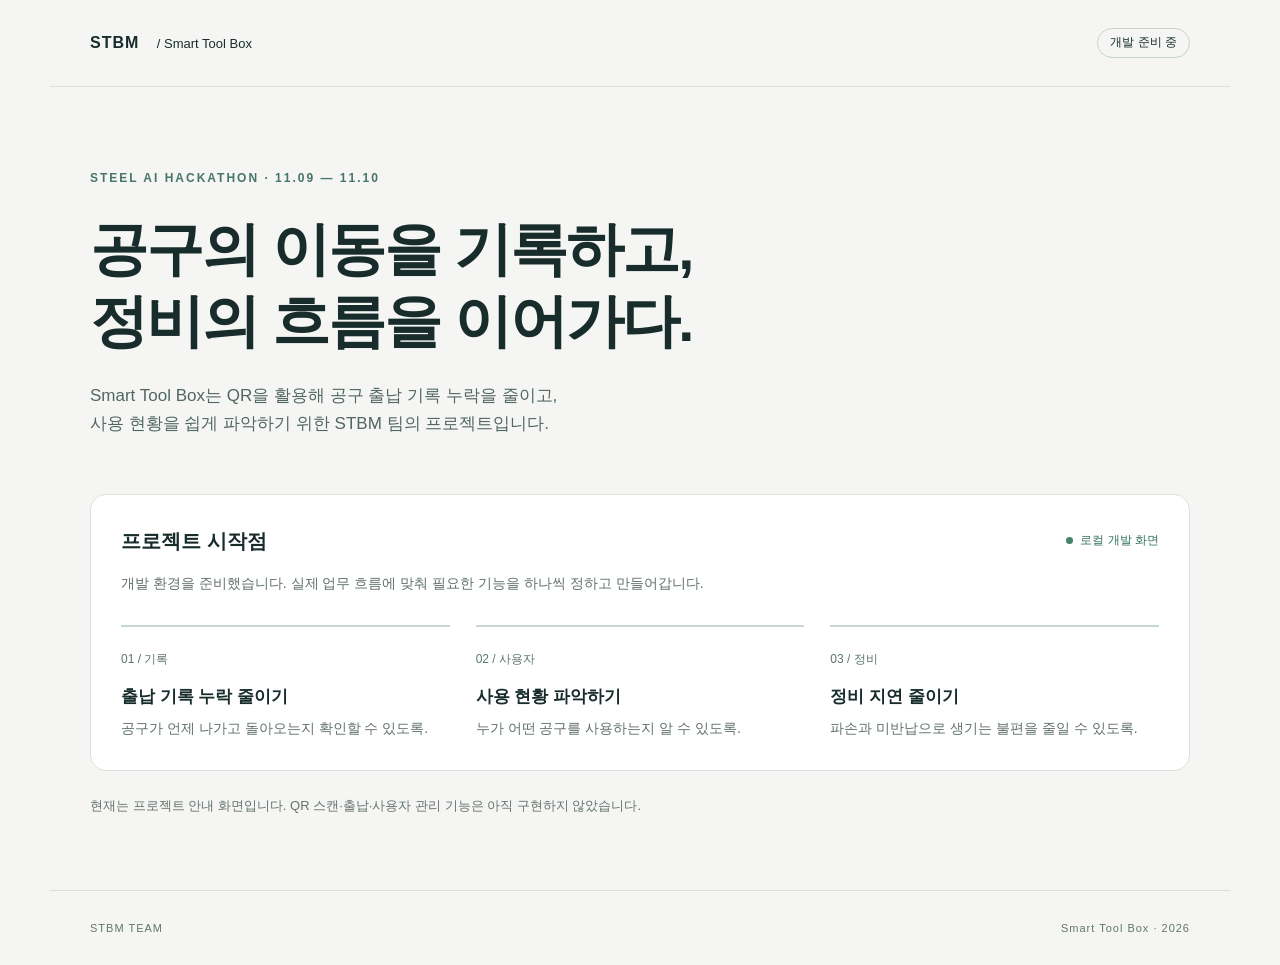
<file: web/index.html>
<!doctype html>
<html lang="ko">
<head>
<meta charset="utf-8"><meta name="viewport" content="width=device-width, initial-scale=1">
<title>Smart Tool Box · STBM</title>
<link rel="stylesheet" href="styles.css">
</head>
<body>
<header><a class="brand" href="/" aria-label="Smart Tool Box 홈">STBM <span>/ Smart Tool Box</span></a><span class="badge">개발 준비 중</span></header>
<main>
<p class="eyebrow">STEEL AI HACKATHON · 11.09 — 11.10</p>
<h1>공구의 이동을 기록하고,<br>정비의 흐름을 이어가다.</h1>
<p class="intro">Smart Tool Box는 QR을 활용해 공구 출납 기록 누락을 줄이고,<br class="desktop"> 사용 현황을 쉽게 파악하기 위한 STBM 팀의 프로젝트입니다.</p>
<section aria-labelledby="status-title">
<div class="section-heading"><h2 id="status-title">프로젝트 시작점</h2><span class="dot">로컬 개발 화면</span></div>
<p>개발 환경을 준비했습니다. 실제 업무 흐름에 맞춰 필요한 기능을 하나씩 정하고 만들어갑니다.</p>
<div class="items"><article><span>01 / 기록</span><h3>출납 기록 누락 줄이기</h3><p>공구가 언제 나가고 돌아오는지 확인할 수 있도록.</p></article><article><span>02 / 사용자</span><h3>사용 현황 파악하기</h3><p>누가 어떤 공구를 사용하는지 알 수 있도록.</p></article><article><span>03 / 정비</span><h3>정비 지연 줄이기</h3><p>파손과 미반납으로 생기는 불편을 줄일 수 있도록.</p></article></div>
</section>
<p class="notice">현재는 프로젝트 안내 화면입니다. QR 스캔·출납·사용자 관리 기능은 아직 구현하지 않았습니다.</p>
</main><footer>STBM TEAM <span>Smart Tool Box · 2026</span></footer>
</body></html>
</file>
<file: web/styles.css>
*{box-sizing:border-box}body{margin:0;background:#f5f6f4;color:#172c2b;font-family:-apple-system,BlinkMacSystemFont,"Apple SD Gothic Neo","Malgun Gothic",sans-serif;line-height:1.65}header,footer{max-width:1180px;margin:auto;padding:28px 40px;display:flex;align-items:center;justify-content:space-between}header{border-bottom:1px solid #d8dfdc}.brand{color:inherit;text-decoration:none;font-weight:800;letter-spacing:1px}.brand span{font-size:13px;font-weight:500;letter-spacing:0;margin-left:12px}.badge{font-size:12px;border:1px solid #c5d3cc;border-radius:20px;padding:4px 12px}main{max-width:1180px;margin:auto;padding:70px 40px 60px}.eyebrow{font-size:12px;letter-spacing:2px;color:#477568;font-weight:700}h1{font-size:clamp(32px,5vw,58px);line-height:1.25;letter-spacing:-2px;margin:24px 0}.intro{font-size:17px;color:#526662}section{margin-top:56px;background:#fff;border:1px solid #dce3df;border-radius:16px;padding:30px}.section-heading{display:flex;justify-content:space-between;gap:16px;align-items:center}h2{font-size:20px;margin:0}.dot{font-size:12px;color:#34735b}.dot:before{content:"";display:inline-block;width:7px;height:7px;background:#438569;border-radius:50%;margin-right:7px}section>p{color:#62716d;font-size:14px}.items{display:grid;grid-template-columns:repeat(3,1fr);gap:26px;margin-top:30px}article{border-top:2px solid #c7d9cc;padding-top:18px}article span{font-size:12px;color:#5c7668}h3{font-size:17px;margin:12px 0 6px}article p{font-size:14px;color:#62716d;margin:0}.notice{font-size:13px;color:#65716c;margin-top:24px}footer{border-top:1px solid #d8dfdc;font-size:11px;letter-spacing:1px;color:#63766b}@media(max-width:650px){header,footer{padding:20px}.brand span{display:block;margin:0;font-size:11px}.badge{white-space:nowrap}main{padding:42px 20px}h1{letter-spacing:-1px}.intro{font-size:15px}.desktop{display:none}section{padding:22px;margin-top:36px}.section-heading{align-items:flex-start;flex-direction:column;gap:5px}.items{grid-template-columns:1fr;gap:24px}footer{gap:16px}}
</file>
